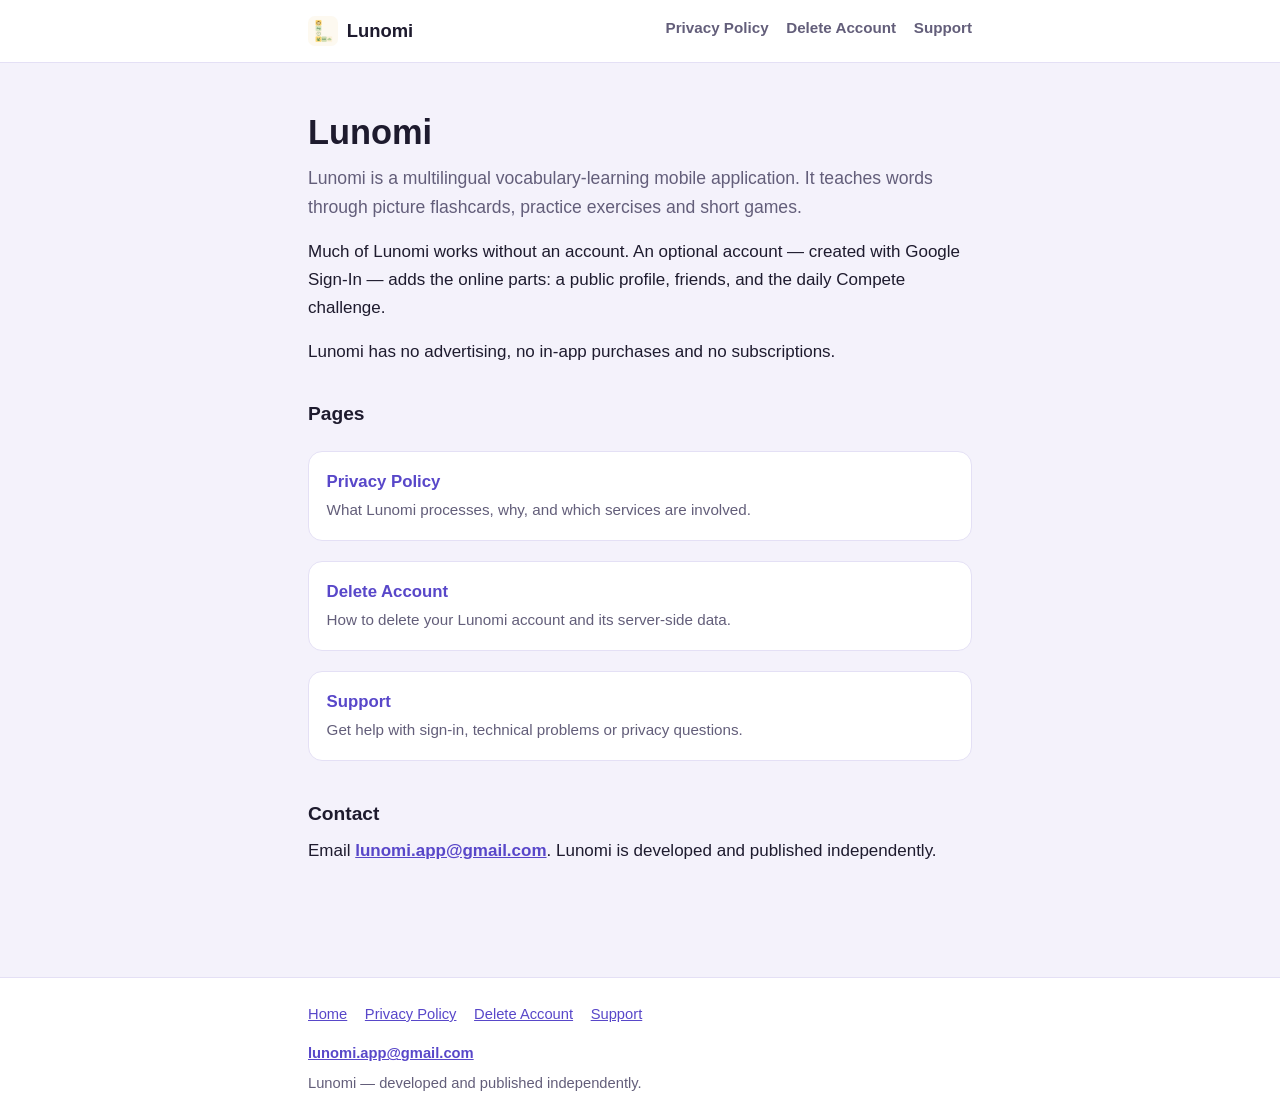
<file: index.html>
<!DOCTYPE html>
<html lang="en">
<head>
<meta charset="utf-8">
<meta name="viewport" content="width=device-width, initial-scale=1">
<title>Lunomi</title>
<meta name="description" content="Lunomi is a multilingual vocabulary-learning app. Privacy policy, account deletion and support.">
<!-- Relative, so every page works under a GitHub Pages project subpath. -->
<link rel="stylesheet" href="styles.css">
<link rel="icon" href="icon.png">
<link rel="apple-touch-icon" href="icon.png">
</head>
<body>
<a class="skip" href="#main">Skip to content</a>

<header>
  <div class="wrap bar">
    <a class="brand" href="./">
<img class="mark" src="icon.png" alt="" width="30" height="30">
      Lunomi
    </a>
    <nav aria-label="Main">
      <ul>
        <li><a href="privacy/">Privacy Policy</a></li>
        <li><a href="delete-account/">Delete Account</a></li>
        <li><a href="support/">Support</a></li>
      </ul>
    </nav>
  </div>
</header>

<main id="main">
  <div class="wrap">
    <h1>Lunomi</h1>
    <p class="lede">
      Lunomi is a multilingual vocabulary-learning mobile application. It teaches
      words through picture flashcards, practice exercises and short games.
    </p>

    <p>
      Much of Lunomi works without an account. An optional account &mdash; created
      with Google Sign-In &mdash; adds the online parts: a public profile, friends,
      and the daily Compete challenge.
    </p>

    <p>
      Lunomi has no advertising, no in-app purchases and no subscriptions.
    </p>

    <h2>Pages</h2>
    <ul class="links">
      <li>
        <a href="privacy/">
          <strong>Privacy Policy</strong>
          <span>What Lunomi processes, why, and which services are involved.</span>
        </a>
      </li>
      <li>
        <a href="delete-account/">
          <strong>Delete Account</strong>
          <span>How to delete your Lunomi account and its server-side data.</span>
        </a>
      </li>
      <li>
        <a href="support/">
          <strong>Support</strong>
          <span>Get help with sign-in, technical problems or privacy questions.</span>
        </a>
      </li>
    </ul>

    <h2>Contact</h2>
    <p>
      Email <a class="email" href="mailto:lunomi.app@gmail.com">lunomi.app@gmail.com</a>.
      Lunomi is developed and published independently.
    </p>
  </div>
</main>

<footer>
  <div class="wrap">
    <ul>
      <li><a href="./">Home</a></li>
      <li><a href="privacy/">Privacy Policy</a></li>
      <li><a href="delete-account/">Delete Account</a></li>
      <li><a href="support/">Support</a></li>
    </ul>
    <p><a class="email" href="mailto:lunomi.app@gmail.com">lunomi.app@gmail.com</a></p>
    <p>Lunomi &mdash; developed and published independently.</p>
  </div>
</footer>

</body>
</html>
</file>
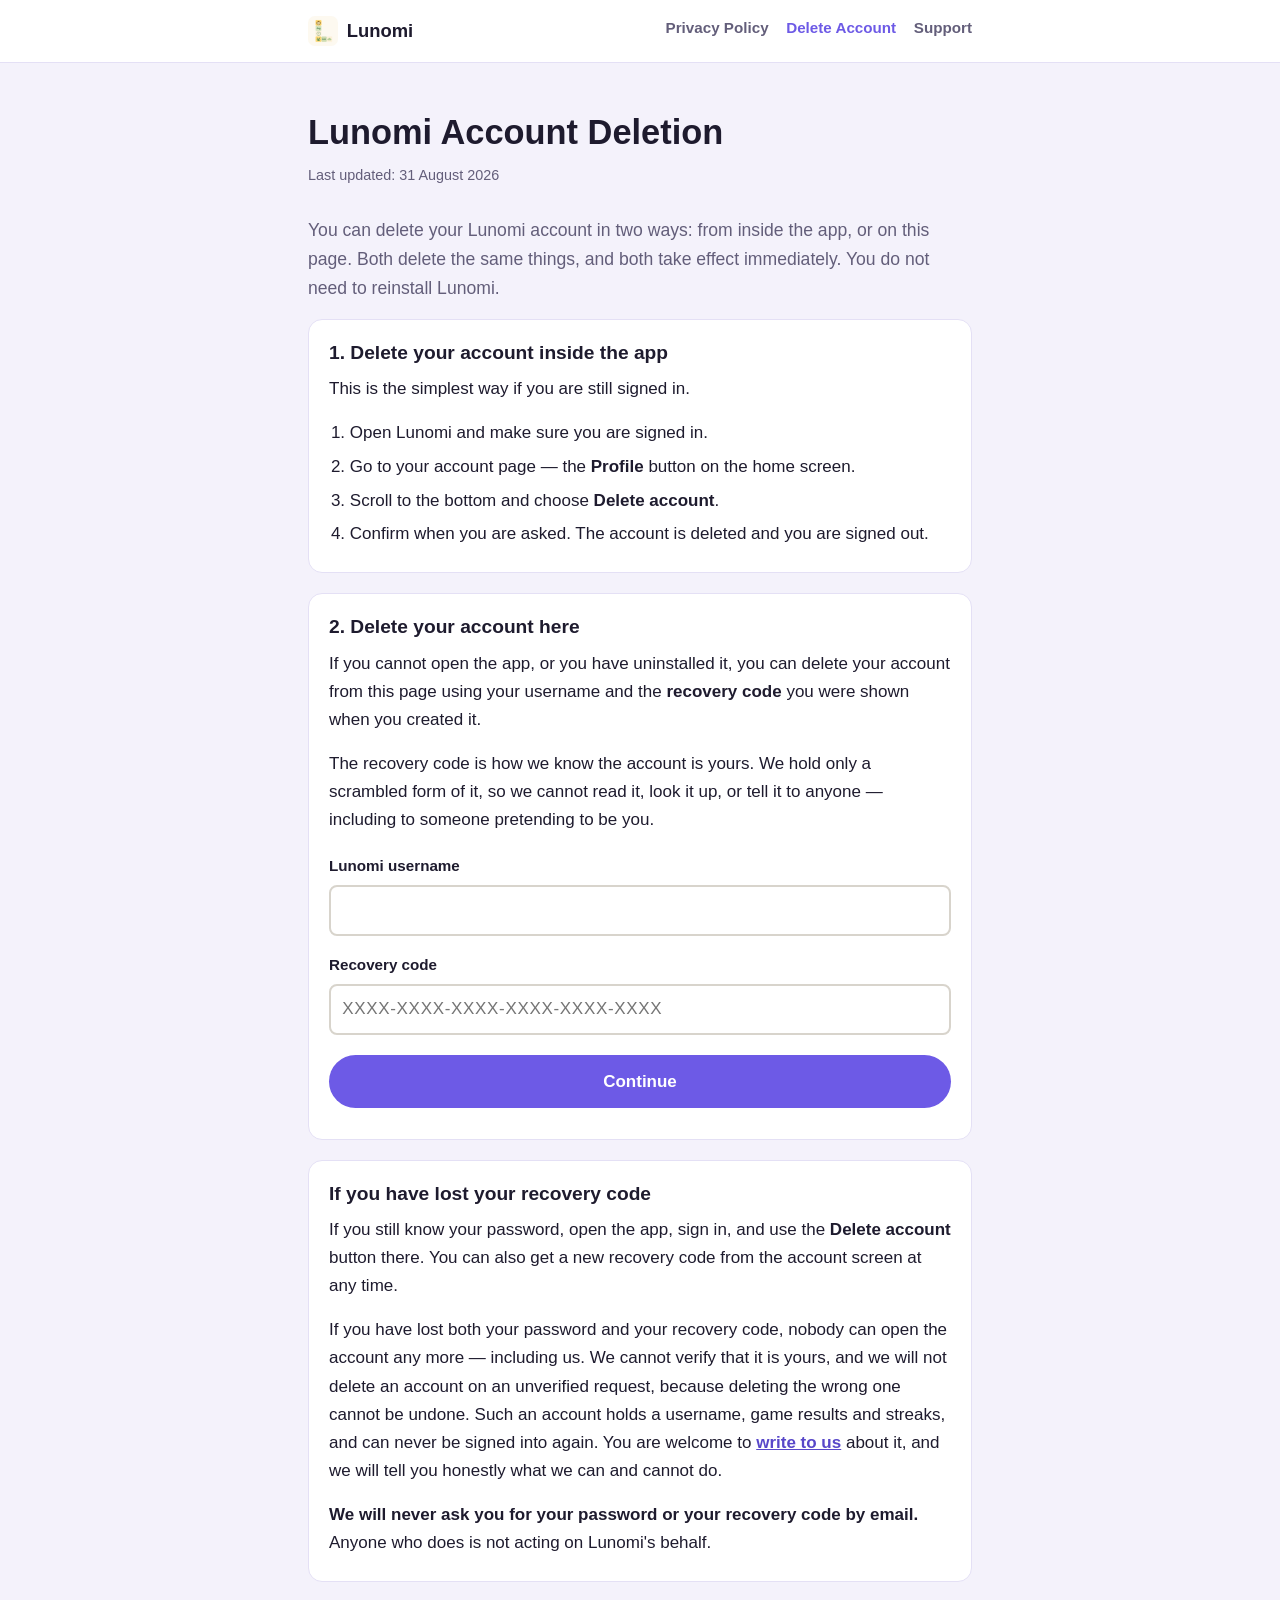
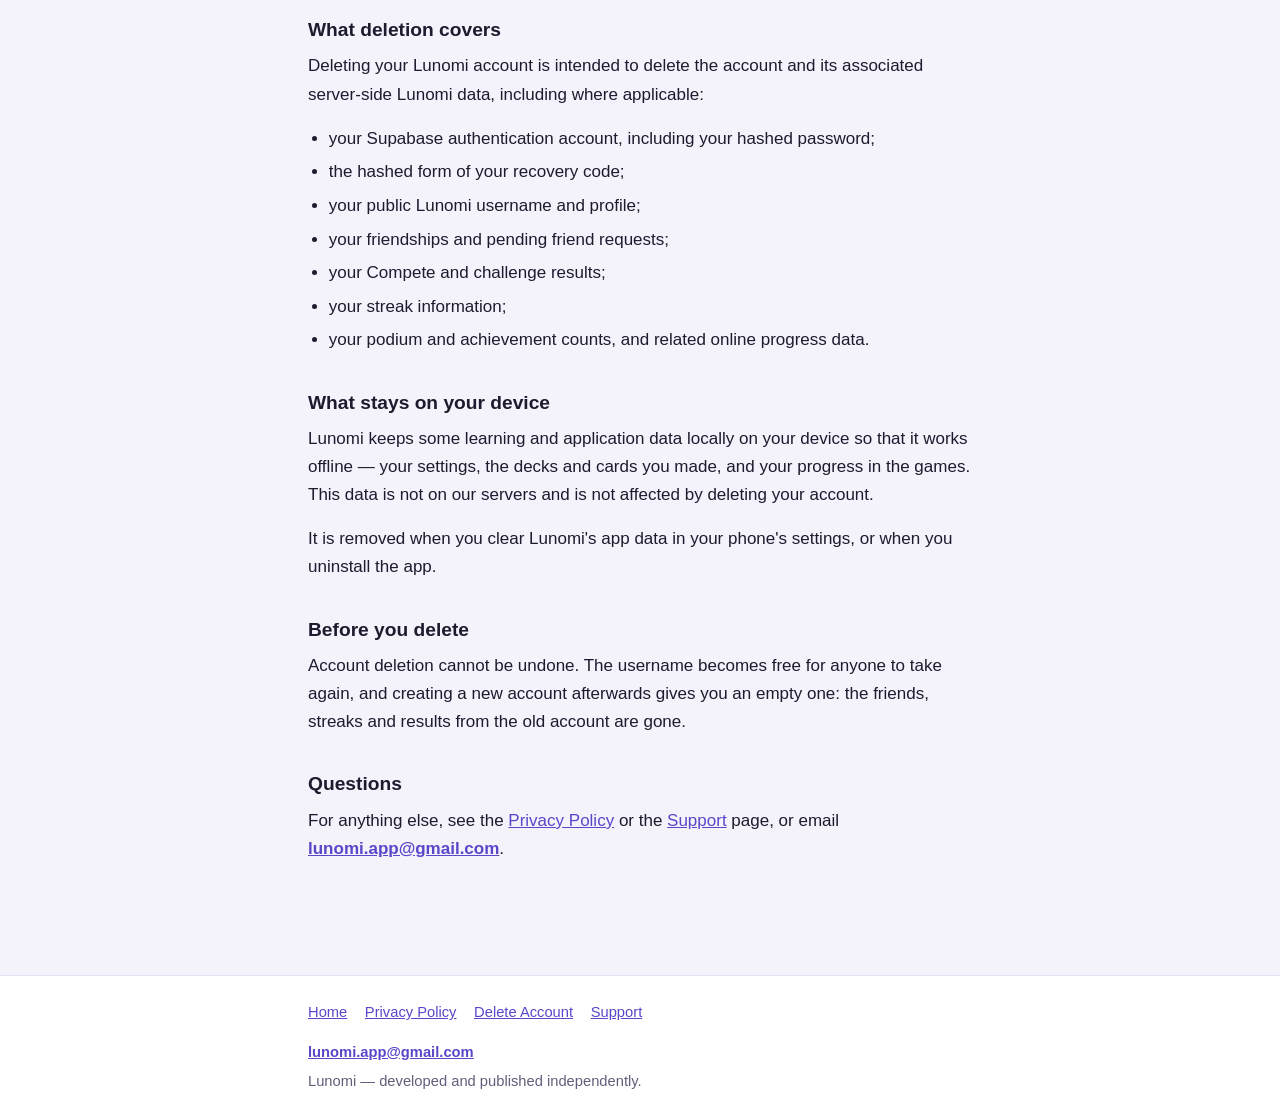
<file: delete-account/index.html>
<!DOCTYPE html>
<html lang="en">
<head>
<meta charset="utf-8">
<meta name="viewport" content="width=device-width, initial-scale=1">
<title>Lunomi Account Deletion</title>
<meta name="description" content="How to delete your Lunomi account and its server-side data, inside the app or by email.">
<link rel="stylesheet" href="../styles.css">
<link rel="icon" href="../icon.png">
<link rel="apple-touch-icon" href="../icon.png">
</head>
<body>
<a class="skip" href="#main">Skip to content</a>

<header>
  <div class="wrap bar">
    <a class="brand" href="../">
<img class="mark" src="../icon.png" alt="" width="30" height="30">
      Lunomi
    </a>
    <nav aria-label="Main">
      <ul>
        <li><a href="../privacy/">Privacy Policy</a></li>
        <li><a href="./" aria-current="page">Delete Account</a></li>
        <li><a href="../support/">Support</a></li>
      </ul>
    </nav>
  </div>
</header>

<main id="main">
  <div class="wrap">
    <h1>Lunomi Account Deletion</h1>
    <p class="updated">Last updated: 31 August 2026</p>

    <p class="lede">
      You can delete your Lunomi account in two ways: from inside the app, or on
      this page. Both delete the same things, and both take effect immediately.
      You do not need to reinstall Lunomi.
    </p>

    <div class="card">
      <h2>1. Delete your account inside the app</h2>
      <p>This is the simplest way if you are still signed in.</p>
      <ol>
        <li>Open Lunomi and make sure you are signed in.</li>
        <li>Go to your account page &mdash; the <strong>Profile</strong> button on the home screen.</li>
        <li>Scroll to the bottom and choose <strong>Delete account</strong>.</li>
        <li>Confirm when you are asked. The account is deleted and you are signed out.</li>
      </ol>
    </div>

    <div class="card">
      <h2>2. Delete your account here</h2>
      <p>
        If you cannot open the app, or you have uninstalled it, you can delete
        your account from this page using your username and the
        <strong>recovery code</strong> you were shown when you created it.
      </p>
      <p>
        The recovery code is how we know the account is yours. We hold only a
        scrambled form of it, so we cannot read it, look it up, or tell it to
        anyone &mdash; including to someone pretending to be you.
      </p>

      <form id="deletion-form" autocomplete="off">
        <label for="username">Lunomi username</label>
        <input id="username" name="username" type="text" inputmode="text"
               autocapitalize="none" autocorrect="off" spellcheck="false"
               maxlength="20" required>

        <label for="code">Recovery code</label>
        <input id="code" name="code" type="text" inputmode="text"
               autocapitalize="characters" autocorrect="off" spellcheck="false"
               placeholder="XXXX-XXXX-XXXX-XXXX-XXXX-XXXX" maxlength="48" required>

        <button class="button" type="submit" id="submit">Continue</button>
      </form>

      <div id="confirm" hidden>
        <p class="warn">
          <strong>This deletes your Lunomi account permanently and cannot be
          undone.</strong>
        </p>
        <p>
          Your username becomes free for anyone else to take, and your friends,
          streaks, Compete results and medals are removed. Learning data saved
          only on your own device is not affected.
        </p>
        <p>
          <button class="button danger" type="button" id="really">Yes, delete my account</button>
          <button class="button quiet" type="button" id="cancel">Cancel</button>
        </p>
      </div>

      <div id="done" hidden>
        <p class="good"><strong>Your account has been deleted.</strong></p>
        <p>
          There is nothing left for us to remove. If Lunomi is still installed,
          you can keep using Learn and Play without an account, or create a new
          account at any time.
        </p>
      </div>

      <p id="problem" class="warn" hidden></p>
    </div>

    <div class="card">
      <h2>If you have lost your recovery code</h2>
      <p>
        If you still know your password, open the app, sign in, and use the
        <strong>Delete account</strong> button there. You can also get a new
        recovery code from the account screen at any time.
      </p>
      <p>
        If you have lost both your password and your recovery code, nobody can
        open the account any more &mdash; including us. We cannot verify that it
        is yours, and we will not delete an account on an unverified request,
        because deleting the wrong one cannot be undone. Such an account holds a
        username, game results and streaks, and can never be signed into again.
        You are welcome to
        <a class="email" href="mailto:lunomi.app@gmail.com">write to us</a>
        about it, and we will tell you honestly what we can and cannot do.
      </p>
      <p>
        <strong>We will never ask you for your password or your recovery code by
        email.</strong> Anyone who does is not acting on Lunomi's behalf.
      </p>
    </div>

    <h2>What deletion covers</h2>
    <p>
      Deleting your Lunomi account is intended to delete the account and its
      associated server-side Lunomi data, including where applicable:
    </p>
    <ul>
      <li>your Supabase authentication account, including your hashed
          password;</li>
      <li>the hashed form of your recovery code;</li>
      <li>your public Lunomi username and profile;</li>
      <li>your friendships and pending friend requests;</li>
      <li>your Compete and challenge results;</li>
      <li>your streak information;</li>
      <li>your podium and achievement counts, and related online progress data.</li>
    </ul>

    <h2>What stays on your device</h2>
    <p>
      Lunomi keeps some learning and application data locally on your device so
      that it works offline &mdash; your settings, the decks and cards you made,
      and your progress in the games. This data is not on our servers and is not
      affected by deleting your account.
    </p>
    <p>
      It is removed when you clear Lunomi's app data in your phone's settings, or
      when you uninstall the app.
    </p>

    <h2>Before you delete</h2>
    <p>
      Account deletion cannot be undone. The username becomes free for anyone to
      take again, and creating a new account afterwards gives you an empty one:
      the friends, streaks and results from the old account are gone.
    </p>

    <h2>Questions</h2>
    <p>
      For anything else, see the
      <a href="../privacy/">Privacy Policy</a> or the
      <a href="../support/">Support</a> page, or email
      <a class="email" href="mailto:lunomi.app@gmail.com">lunomi.app@gmail.com</a>.
    </p>
  </div>
</main>

<script>
/*
 * Deleting an account from a static page.
 *
 * The page holds the project URL and the publishable key, which are public by
 * design: what they may do is decided by row-level security on the server, not
 * by keeping them secret. The key that can actually delete anybody lives in the
 * Edge Function and is never sent here.
 *
 * The recovery code is posted over HTTPS and nowhere else. It is not put in the
 * URL, not stored, and not logged -- a code in a query string would end up in
 * browser history and in every proxy along the way.
 */
(function () {
  var URL_BASE = 'https://diehrbcdfycquclkzmfi.supabase.co';
  var PUBLISHABLE = 'sb_publishable_De-fByXHfDOtUXY3s6hkFg_FZ-U84jr';

  var form = document.getElementById('deletion-form');
  var confirmBox = document.getElementById('confirm');
  var done = document.getElementById('done');
  var problem = document.getElementById('problem');
  var really = document.getElementById('really');
  var cancel = document.getElementById('cancel');

  function say(text) {
    problem.textContent = text;
    problem.hidden = !text;
  }

  /* Crockford base 32: no I, L, O or U, and the first three are aliases. */
  function normalise(value) {
    return value.replace(/[^A-Za-z0-9]/g, '').toUpperCase()
      .replace(/[ILO]/g, function (c) { return c === 'O' ? '0' : '1'; });
  }

  form.addEventListener('submit', function (event) {
    event.preventDefault();
    say('');
    var username = document.getElementById('username').value.trim().toLowerCase();
    var code = normalise(document.getElementById('code').value);
    if (!/^[a-z0-9_]{3,20}$/.test(username)) {
      return say('That does not look like a Lunomi username.');
    }
    if (!/^[0-9A-HJKMNP-TV-Z]{24}$/.test(code)) {
      return say('A recovery code is 24 characters, usually shown in six groups of four.');
    }
    /* Asked again before anything is destroyed, and named plainly. */
    form.hidden = true;
    confirmBox.hidden = false;
  });

  cancel.addEventListener('click', function () {
    confirmBox.hidden = true;
    form.hidden = false;
    say('');
  });

  really.addEventListener('click', function () {
    var username = document.getElementById('username').value.trim().toLowerCase();
    var code = normalise(document.getElementById('code').value);
    really.disabled = true;
    really.textContent = 'Deleting…';
    say('');

    fetch(URL_BASE + '/functions/v1/delete-account', {
      method: 'POST',
      headers: {
        'content-type': 'application/json',
        apikey: PUBLISHABLE,
        authorization: 'Bearer ' + PUBLISHABLE
      },
      body: JSON.stringify({ username: username, code: code })
    }).then(function (response) {
      if (response.ok) {
        confirmBox.hidden = true;
        done.hidden = false;
        return;
      }
      confirmBox.hidden = true;
      form.hidden = false;
      really.disabled = false;
      really.textContent = 'Yes, delete my account';
      if (response.status === 429) {
        return say('Too many attempts. Please wait a little and try again.');
      }
      /* A fault on our side is not a wrong code, and must not be reported as
         one: saying somebody's credential is wrong is a claim about them. */
      if (response.status >= 500) {
        return say('Something went wrong at our end. Nothing was deleted. Please try again shortly.');
      }
      /* One message, whichever half was wrong: the server does not tell us
         which, and we would not repeat it if it did. */
      say('That username or recovery code is not right. Check both and try again.');
    }).catch(function () {
      confirmBox.hidden = true;
      form.hidden = false;
      really.disabled = false;
      really.textContent = 'Yes, delete my account';
      say('Could not reach Lunomi. Check your connection and try again.');
    });
  });
})();
</script>

<footer>
  <div class="wrap">
    <ul>
      <li><a href="../">Home</a></li>
      <li><a href="../privacy/">Privacy Policy</a></li>
      <li><a href="./">Delete Account</a></li>
      <li><a href="../support/">Support</a></li>
    </ul>
    <p><a class="email" href="mailto:lunomi.app@gmail.com">lunomi.app@gmail.com</a></p>
    <p>Lunomi &mdash; developed and published independently.</p>
  </div>
</footer>

</body>
</html>
</file>
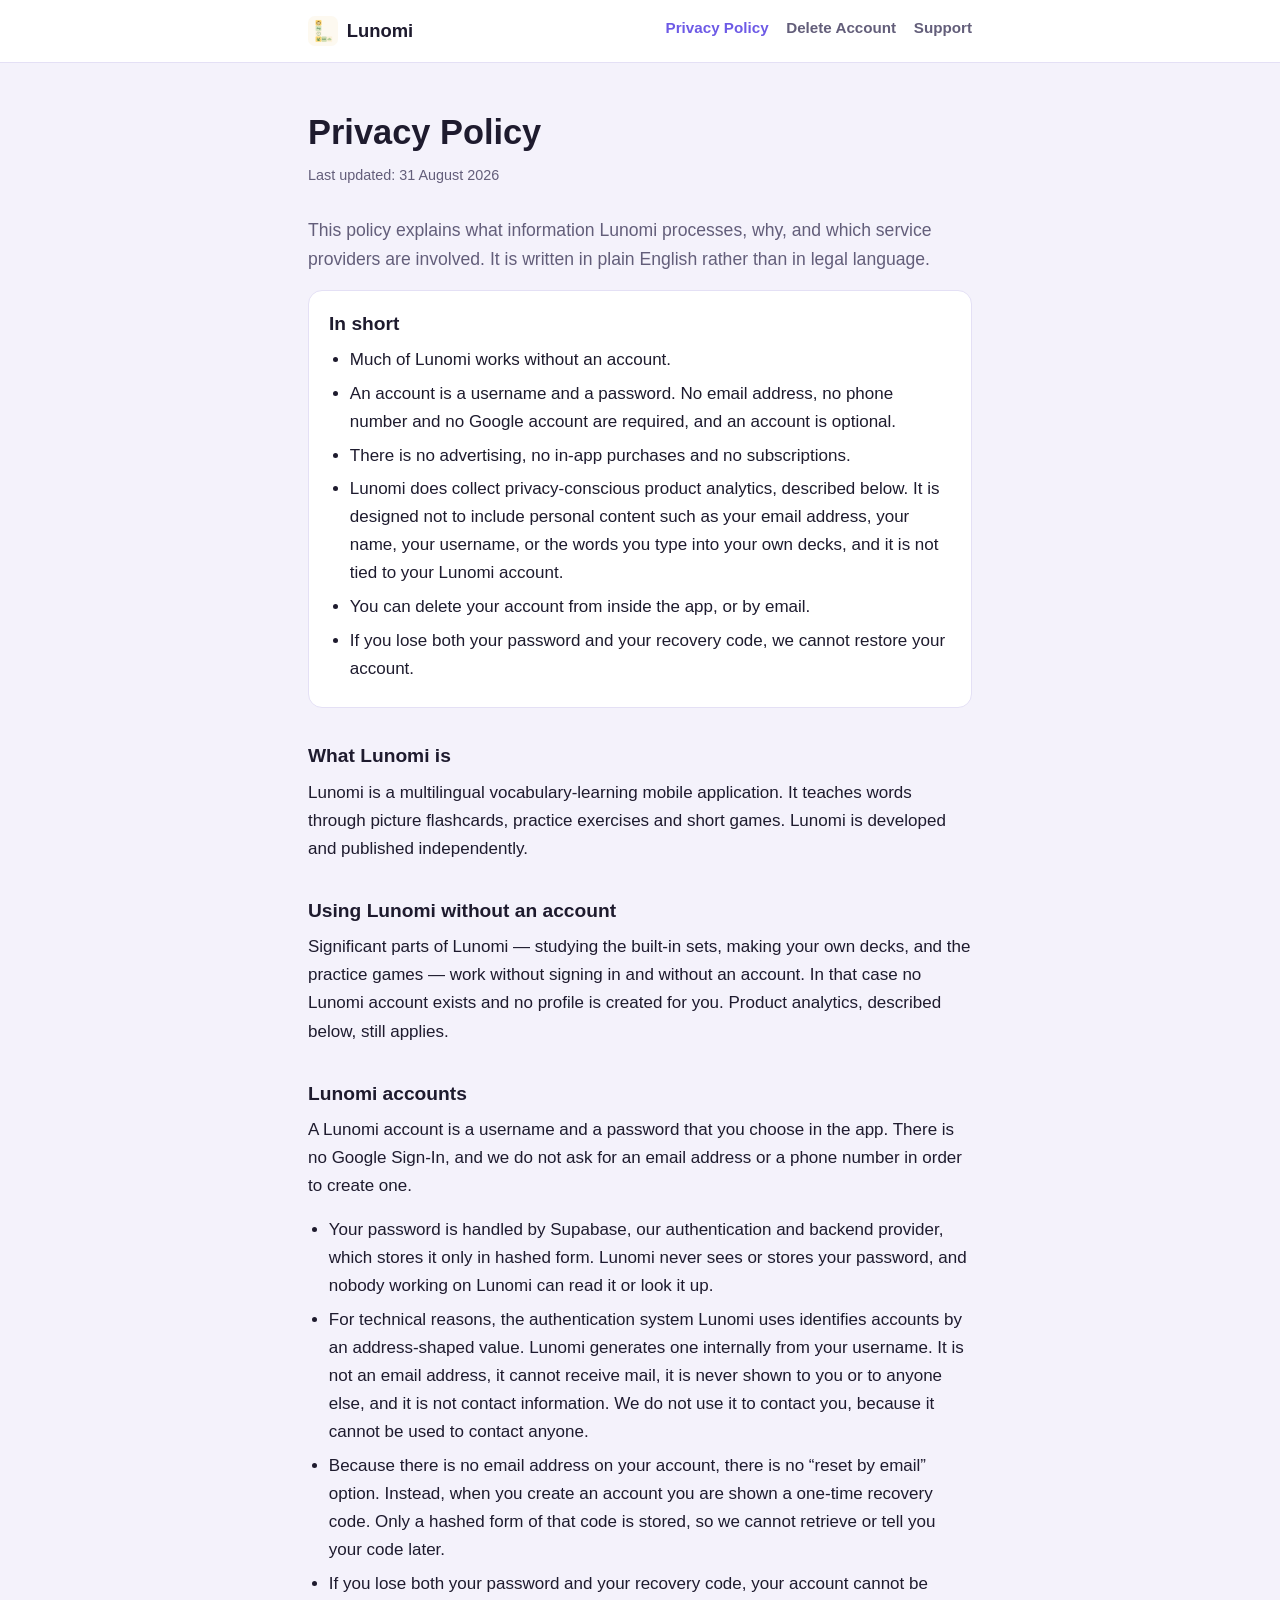
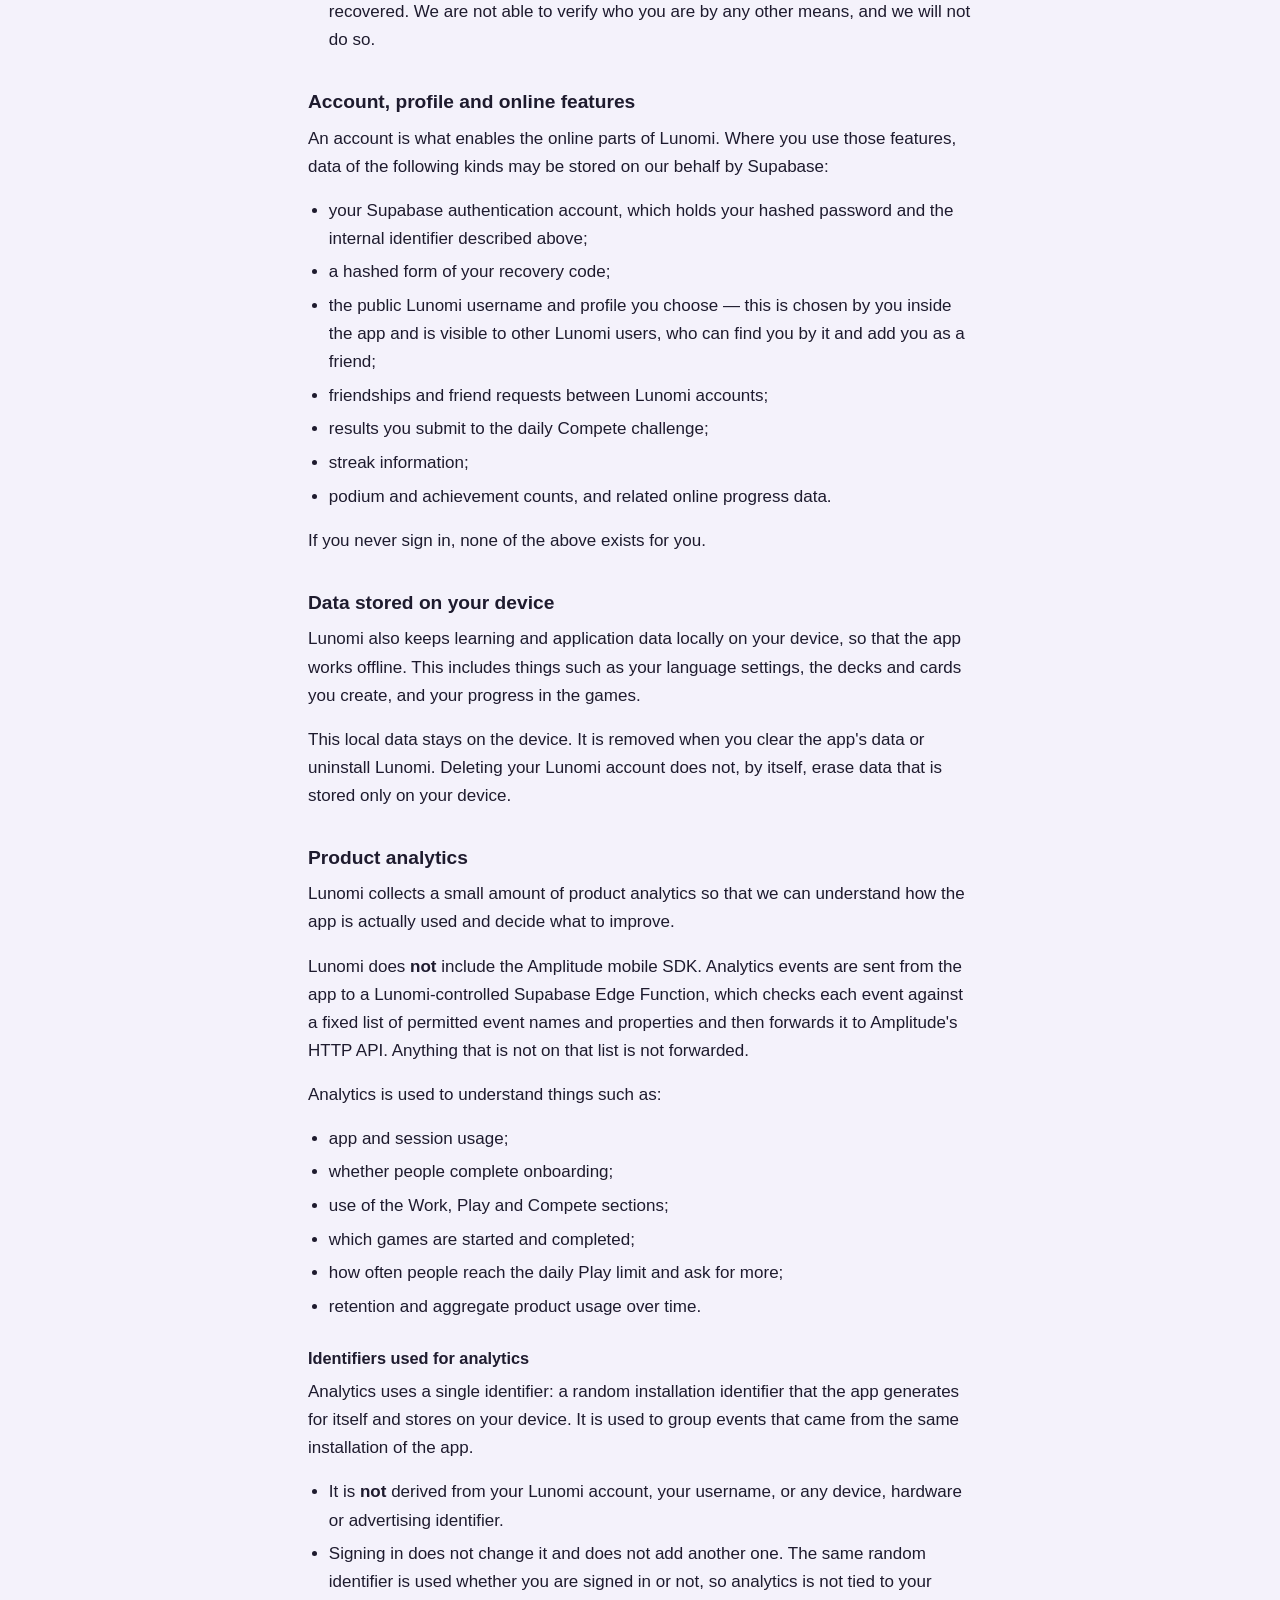
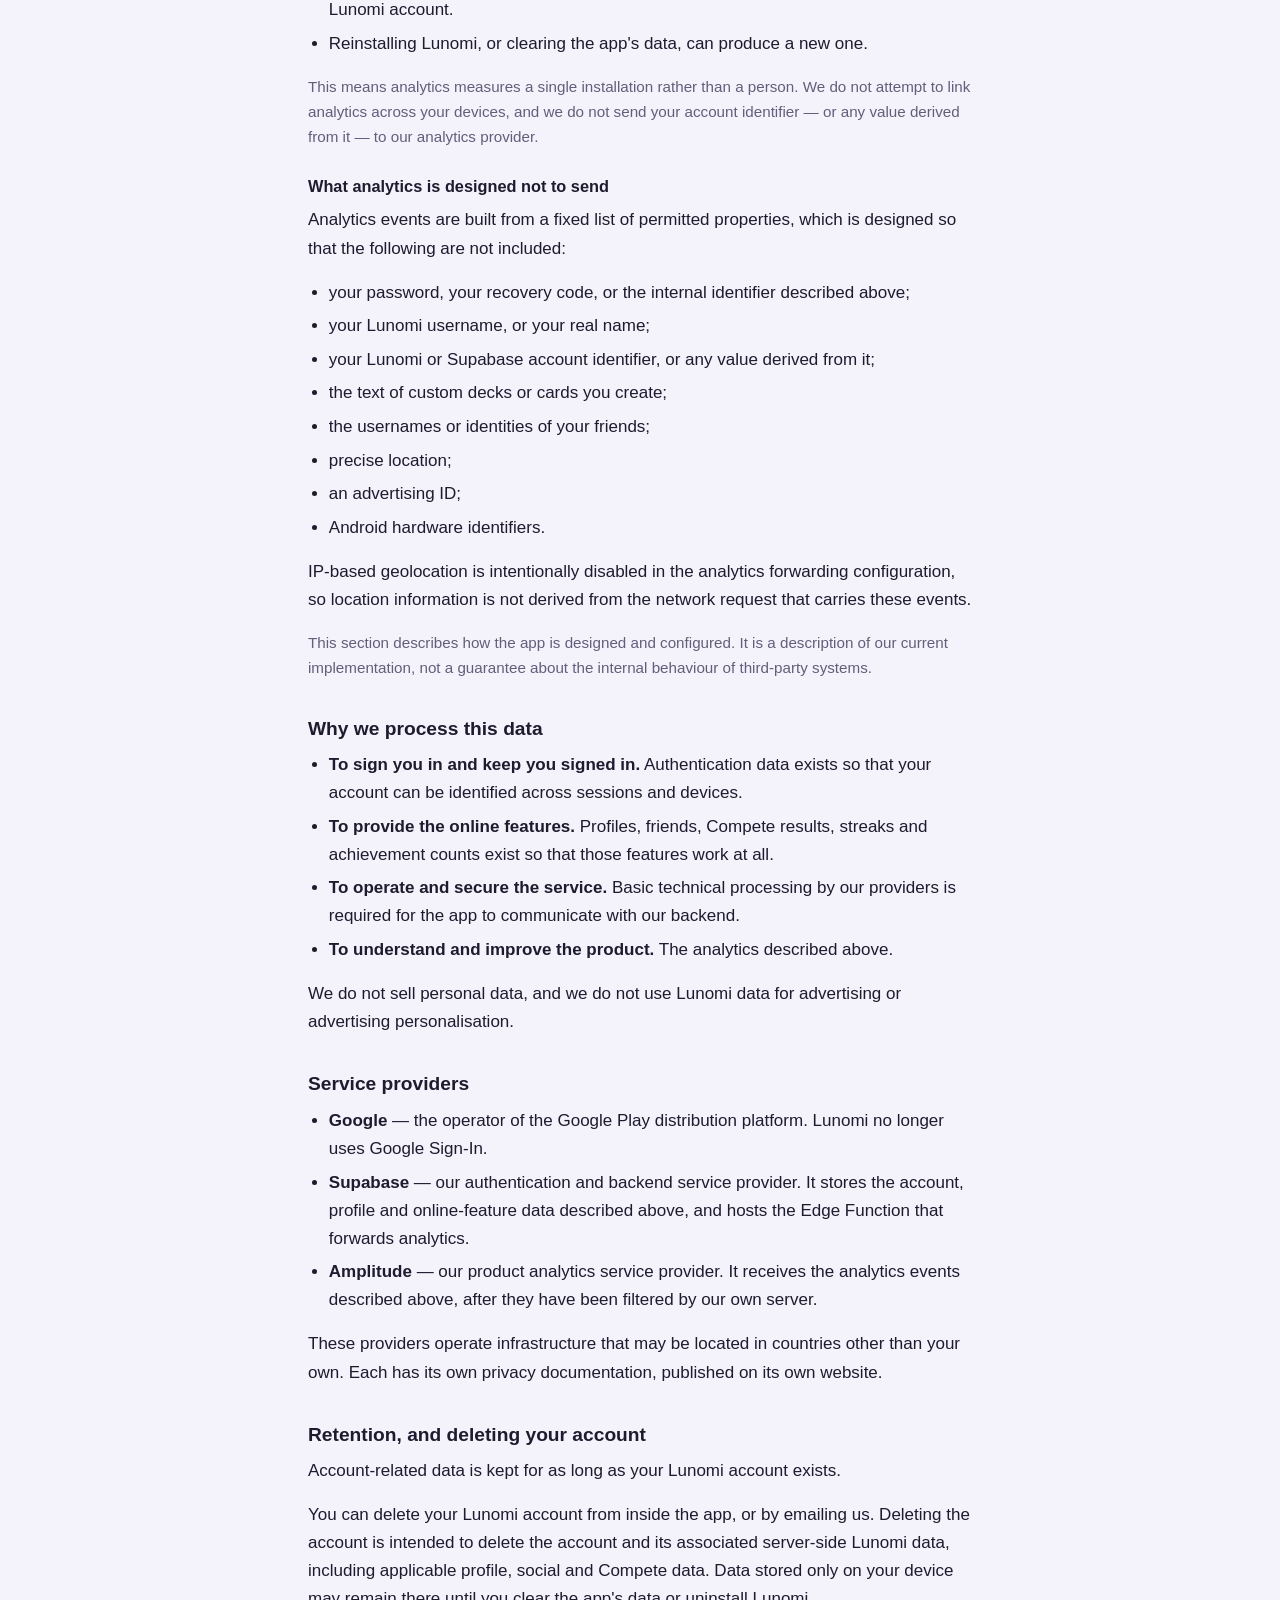
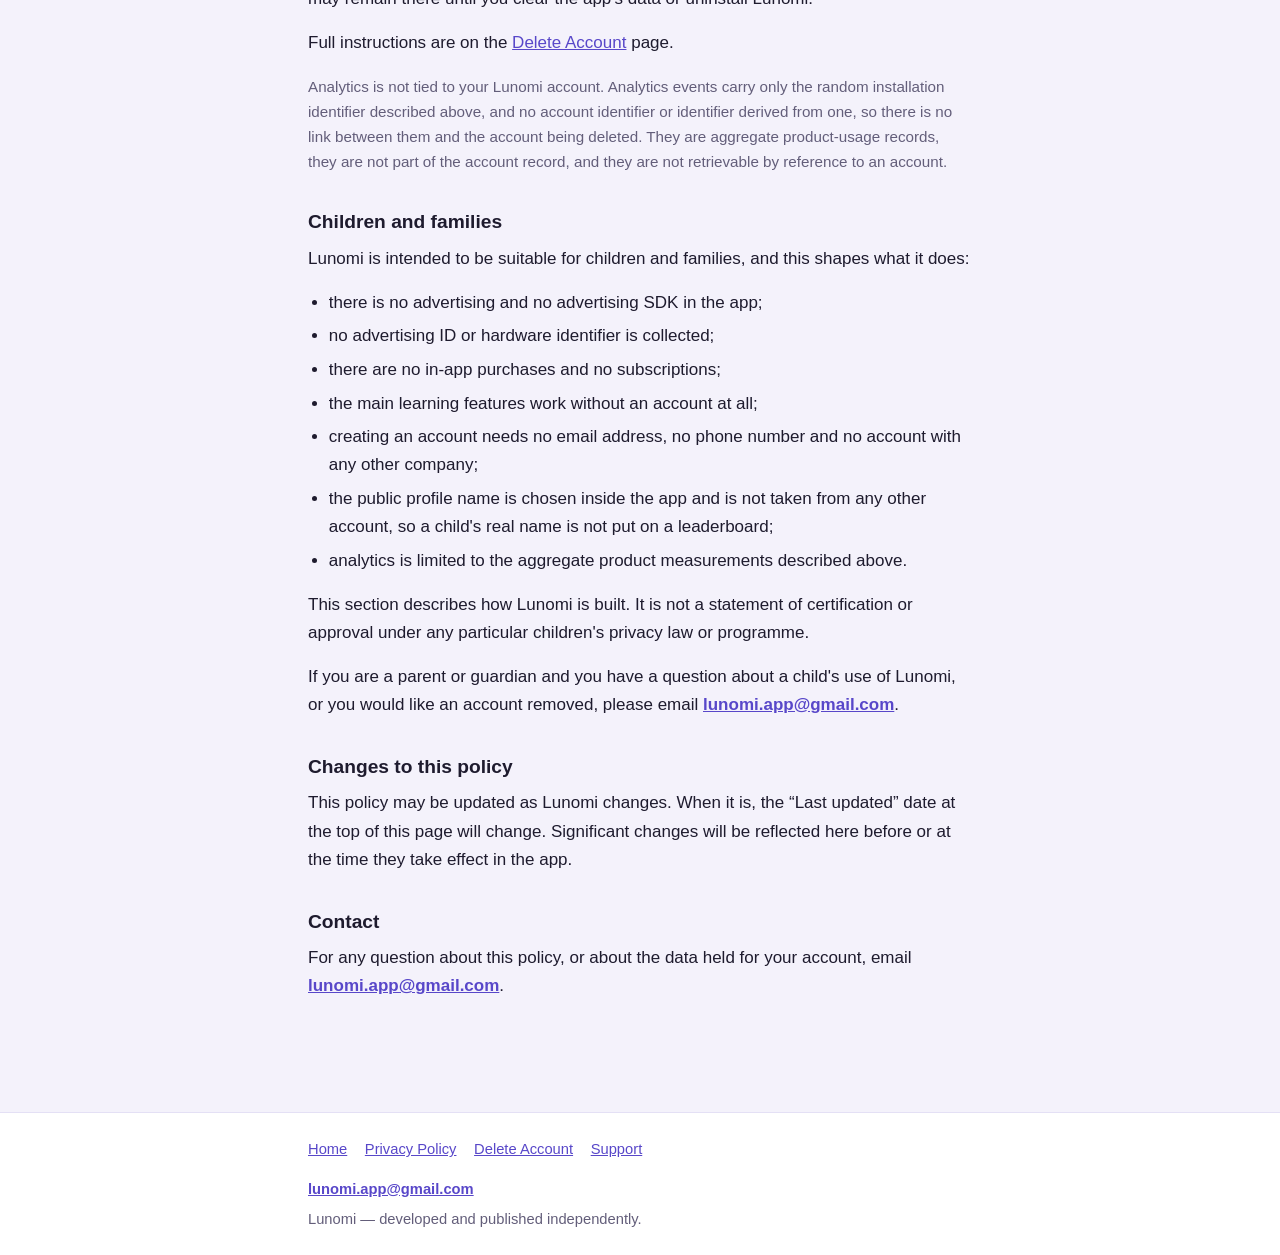
<file: privacy/index.html>
<!DOCTYPE html>
<html lang="en">
<head>
<meta charset="utf-8">
<meta name="viewport" content="width=device-width, initial-scale=1">
<title>Privacy Policy &mdash; Lunomi</title>
<meta name="description" content="How Lunomi handles account data, local app data and product analytics.">
<link rel="stylesheet" href="../styles.css">
<link rel="icon" href="../icon.png">
<link rel="apple-touch-icon" href="../icon.png">
</head>
<body>
<a class="skip" href="#main">Skip to content</a>

<header>
  <div class="wrap bar">
    <a class="brand" href="../">
<img class="mark" src="../icon.png" alt="" width="30" height="30">
      Lunomi
    </a>
    <nav aria-label="Main">
      <ul>
        <li><a href="./" aria-current="page">Privacy Policy</a></li>
        <li><a href="../delete-account/">Delete Account</a></li>
        <li><a href="../support/">Support</a></li>
      </ul>
    </nav>
  </div>
</header>

<main id="main">
  <div class="wrap">
    <h1>Privacy Policy</h1>
    <p class="updated">Last updated: 31 August 2026</p>

    <p class="lede">
      This policy explains what information Lunomi processes, why, and which
      service providers are involved. It is written in plain English rather than
      in legal language.
    </p>

    <div class="card">
      <h2>In short</h2>
      <ul>
        <li>Much of Lunomi works without an account.</li>
        <li>An account is a username and a password. No email address, no phone
            number and no Google account are required, and an account is optional.</li>
        <li>There is no advertising, no in-app purchases and no subscriptions.</li>
        <li>
          Lunomi does collect privacy-conscious product analytics, described
          below. It is designed not to include personal content such as your
          email address, your name, your username, or the words you type into
          your own decks, and it is not tied to your Lunomi account.
        </li>
        <li>You can delete your account from inside the app, or by email.</li>
        <li>If you lose both your password and your recovery code, we cannot
            restore your account.</li>
      </ul>
    </div>

    <h2>What Lunomi is</h2>
    <p>
      Lunomi is a multilingual vocabulary-learning mobile application. It teaches
      words through picture flashcards, practice exercises and short games.
      Lunomi is developed and published independently.
    </p>

    <h2>Using Lunomi without an account</h2>
    <p>
      Significant parts of Lunomi &mdash; studying the built-in sets, making your
      own decks, and the practice games &mdash; work without signing in and
      without an account. In that case no Lunomi account exists and no profile is
      created for you. Product analytics, described below, still applies.
    </p>

    <h2>Lunomi accounts</h2>
    <p>
      A Lunomi account is a username and a password that you choose in the app.
      There is no Google Sign-In, and we do not ask for an email address or a
      phone number in order to create one.
    </p>
    <ul>
      <li>
        Your password is handled by Supabase, our authentication and backend
        provider, which stores it only in hashed form. Lunomi never sees or
        stores your password, and nobody working on Lunomi can read it or look
        it up.
      </li>
      <li>
        For technical reasons, the authentication system Lunomi uses identifies
        accounts by an address-shaped value. Lunomi generates one internally
        from your username. It is not an email address, it cannot receive mail,
        it is never shown to you or to anyone else, and it is not contact
        information. We do not use it to contact you, because it cannot be used
        to contact anyone.
      </li>
      <li>
        Because there is no email address on your account, there is no
        &ldquo;reset by email&rdquo; option. Instead, when you create an account
        you are shown a one-time recovery code. Only a hashed form of that code
        is stored, so we cannot retrieve or tell you your code later.
      </li>
      <li>
        If you lose both your password and your recovery code, your account
        cannot be recovered. We are not able to verify who you are by any other
        means, and we will not do so.
      </li>
    </ul>

    <h2>Account, profile and online features</h2>
    <p>
      An account is what enables the online parts of Lunomi. Where you use those
      features, data of the following kinds may be stored on our behalf by
      Supabase:
    </p>
    <ul>
      <li>your Supabase authentication account, which holds your hashed
          password and the internal identifier described above;</li>
      <li>a hashed form of your recovery code;</li>
      <li>
        the public Lunomi username and profile you choose &mdash; this is chosen
        by you inside the app and is visible to other Lunomi users, who can find
        you by it and add you as a friend;
      </li>
      <li>friendships and friend requests between Lunomi accounts;</li>
      <li>results you submit to the daily Compete challenge;</li>
      <li>streak information;</li>
      <li>podium and achievement counts, and related online progress data.</li>
    </ul>
    <p>
      If you never sign in, none of the above exists for you.
    </p>

    <h2>Data stored on your device</h2>
    <p>
      Lunomi also keeps learning and application data locally on your device, so
      that the app works offline. This includes things such as your language
      settings, the decks and cards you create, and your progress in the games.
    </p>
    <p>
      This local data stays on the device. It is removed when you clear the app's
      data or uninstall Lunomi. Deleting your Lunomi account does not, by itself,
      erase data that is stored only on your device.
    </p>

    <h2>Product analytics</h2>
    <p>
      Lunomi collects a small amount of product analytics so that we can
      understand how the app is actually used and decide what to improve.
    </p>
    <p>
      Lunomi does <strong>not</strong> include the Amplitude mobile SDK. Analytics
      events are sent from the app to a Lunomi-controlled Supabase Edge Function,
      which checks each event against a fixed list of permitted event names and
      properties and then forwards it to Amplitude's HTTP API. Anything that is
      not on that list is not forwarded.
    </p>
    <p>Analytics is used to understand things such as:</p>
    <ul>
      <li>app and session usage;</li>
      <li>whether people complete onboarding;</li>
      <li>use of the Work, Play and Compete sections;</li>
      <li>which games are started and completed;</li>
      <li>how often people reach the daily Play limit and ask for more;</li>
      <li>retention and aggregate product usage over time.</li>
    </ul>

    <h3>Identifiers used for analytics</h3>
    <p>
      Analytics uses a single identifier: a random installation identifier that
      the app generates for itself and stores on your device. It is used to group
      events that came from the same installation of the app.
    </p>
    <ul>
      <li>
        It is <strong>not</strong> derived from your Lunomi account, your
        username, or any device, hardware or advertising
        identifier.
      </li>
      <li>
        Signing in does not change it and does not add another one. The same
        random identifier is used whether you are signed in or not, so analytics
        is not tied to your Lunomi account.
      </li>
      <li>
        Reinstalling Lunomi, or clearing the app's data, can produce a new one.
      </li>
    </ul>
    <p class="note">
      This means analytics measures a single installation rather than a person.
      We do not attempt to link analytics across your devices, and we do not send
      your account identifier &mdash; or any value derived from it &mdash; to our
      analytics provider.
    </p>

    <h3>What analytics is designed not to send</h3>
    <p>
      Analytics events are built from a fixed list of permitted properties, which
      is designed so that the following are not included:
    </p>
    <ul>
      <li>your password, your recovery code, or the internal identifier
          described above;</li>
      <li>your Lunomi username, or your real name;</li>
      <li>your Lunomi or Supabase account identifier, or any value derived from it;</li>
      <li>the text of custom decks or cards you create;</li>
      <li>the usernames or identities of your friends;</li>
      <li>precise location;</li>
      <li>an advertising ID;</li>
      <li>Android hardware identifiers.</li>
    </ul>
    <p>
      IP-based geolocation is intentionally disabled in the analytics forwarding
      configuration, so location information is not derived from the network
      request that carries these events.
    </p>
    <p class="note">
      This section describes how the app is designed and configured. It is a
      description of our current implementation, not a guarantee about the
      internal behaviour of third-party systems.
    </p>

    <h2>Why we process this data</h2>
    <ul>
      <li>
        <strong>To sign you in and keep you signed in.</strong> Authentication
        data exists so that your account can be identified across sessions and
        devices.
      </li>
      <li>
        <strong>To provide the online features.</strong> Profiles, friends,
        Compete results, streaks and achievement counts exist so that those
        features work at all.
      </li>
      <li>
        <strong>To operate and secure the service.</strong> Basic technical
        processing by our providers is required for the app to communicate with
        our backend.
      </li>
      <li>
        <strong>To understand and improve the product.</strong> The analytics
        described above.
      </li>
    </ul>
    <p>
      We do not sell personal data, and we do not use Lunomi data for advertising
      or advertising personalisation.
    </p>

    <h2>Service providers</h2>
    <ul>
      <li>
        <strong>Google</strong> &mdash; the operator of the Google Play
        distribution platform. Lunomi no longer uses Google Sign-In.
      </li>
      <li>
        <strong>Supabase</strong> &mdash; our authentication and backend service
        provider. It stores the account, profile and online-feature data
        described above, and hosts the Edge Function that forwards analytics.
      </li>
      <li>
        <strong>Amplitude</strong> &mdash; our product analytics service
        provider. It receives the analytics events described above, after they
        have been filtered by our own server.
      </li>
    </ul>
    <p>
      These providers operate infrastructure that may be located in countries
      other than your own. Each has its own privacy documentation, published on
      its own website.
    </p>

    <h2>Retention, and deleting your account</h2>
    <p>
      Account-related data is kept for as long as your Lunomi account exists.
    </p>
    <p>
      You can delete your Lunomi account from inside the app, or by emailing us.
      Deleting the account is intended to delete the account and its associated
      server-side Lunomi data, including applicable profile, social and Compete
      data. Data stored only on your device may remain there until you clear the
      app's data or uninstall Lunomi.
    </p>
    <p>
      Full instructions are on the
      <a href="../delete-account/">Delete Account</a> page.
    </p>
    <p class="note">
      Analytics is not tied to your Lunomi account. Analytics events carry only
      the random installation identifier described above, and no account
      identifier or identifier derived from one, so there is no link between them
      and the account being deleted. They are aggregate product-usage records,
      they are not part of the account record, and they are not retrievable by
      reference to an account.
    </p>

    <h2>Children and families</h2>
    <p>
      Lunomi is intended to be suitable for children and families, and this
      shapes what it does:
    </p>
    <ul>
      <li>there is no advertising and no advertising SDK in the app;</li>
      <li>no advertising ID or hardware identifier is collected;</li>
      <li>there are no in-app purchases and no subscriptions;</li>
      <li>the main learning features work without an account at all;</li>
      <li>
        creating an account needs no email address, no phone number and no
        account with any other company;
      </li>
      <li>
        the public profile name is chosen inside the app and is not taken from
        any other account, so a child's real name is not put on a leaderboard;
      </li>
      <li>
        analytics is limited to the aggregate product measurements described
        above.
      </li>
    </ul>
    <p>
      This section describes how Lunomi is built. It is not a statement of
      certification or approval under any particular children's privacy law or
      programme.
    </p>
    <p>
      If you are a parent or guardian and you have a question about a child's use
      of Lunomi, or you would like an account removed, please email
      <a class="email" href="mailto:lunomi.app@gmail.com">lunomi.app@gmail.com</a>.
    </p>

    <h2>Changes to this policy</h2>
    <p>
      This policy may be updated as Lunomi changes. When it is, the &ldquo;Last
      updated&rdquo; date at the top of this page will change. Significant
      changes will be reflected here before or at the time they take effect in
      the app.
    </p>

    <h2>Contact</h2>
    <p>
      For any question about this policy, or about the data held for your
      account, email
      <a class="email" href="mailto:lunomi.app@gmail.com">lunomi.app@gmail.com</a>.
    </p>
  </div>
</main>

<footer>
  <div class="wrap">
    <ul>
      <li><a href="../">Home</a></li>
      <li><a href="./">Privacy Policy</a></li>
      <li><a href="../delete-account/">Delete Account</a></li>
      <li><a href="../support/">Support</a></li>
    </ul>
    <p><a class="email" href="mailto:lunomi.app@gmail.com">lunomi.app@gmail.com</a></p>
    <p>Lunomi &mdash; developed and published independently.</p>
  </div>
</footer>

</body>
</html>
</file>
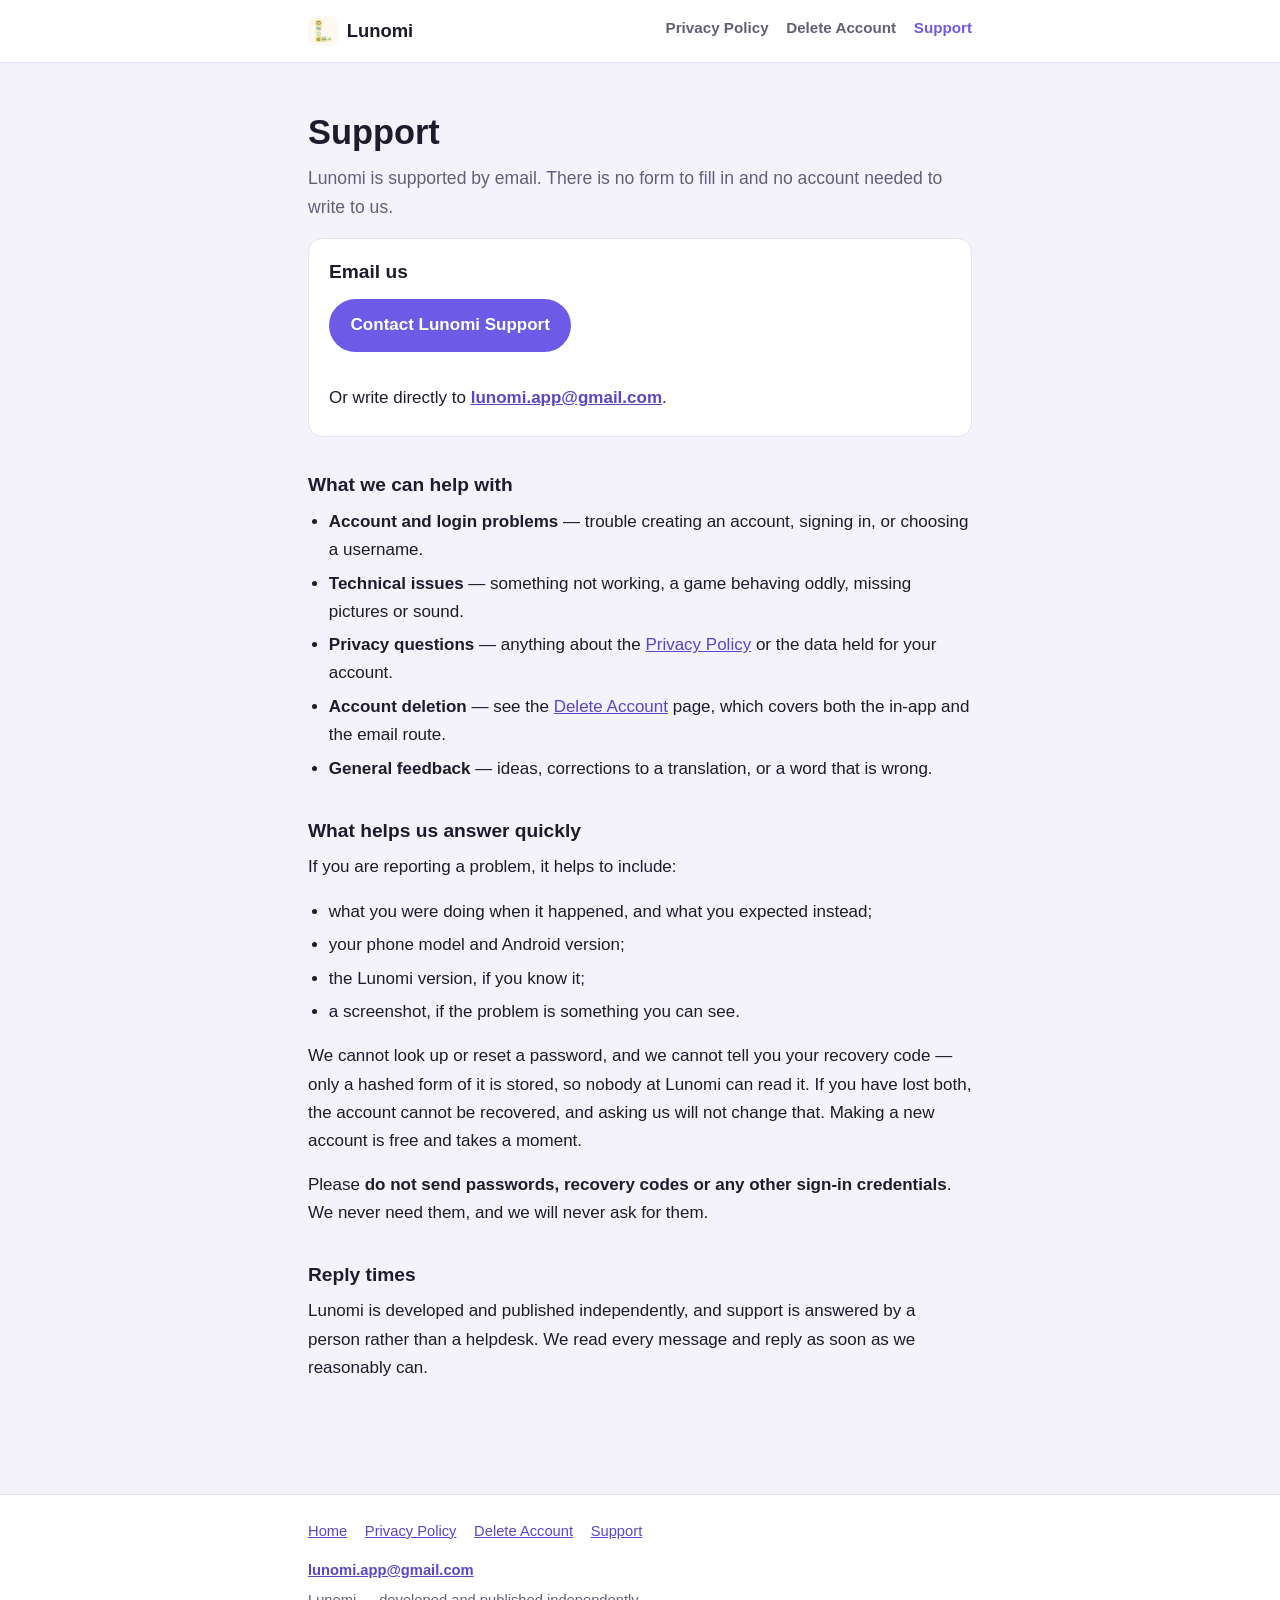
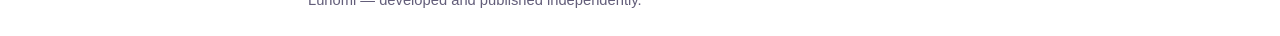
<file: support/index.html>
<!DOCTYPE html>
<html lang="en">
<head>
<meta charset="utf-8">
<meta name="viewport" content="width=device-width, initial-scale=1">
<title>Support &mdash; Lunomi</title>
<meta name="description" content="Get help with Lunomi: sign-in problems, technical issues, privacy questions, account deletion and feedback.">
<link rel="stylesheet" href="../styles.css">
<link rel="icon" href="../icon.png">
<link rel="apple-touch-icon" href="../icon.png">
</head>
<body>
<a class="skip" href="#main">Skip to content</a>

<header>
  <div class="wrap bar">
    <a class="brand" href="../">
<img class="mark" src="../icon.png" alt="" width="30" height="30">
      Lunomi
    </a>
    <nav aria-label="Main">
      <ul>
        <li><a href="../privacy/">Privacy Policy</a></li>
        <li><a href="../delete-account/">Delete Account</a></li>
        <li><a href="./" aria-current="page">Support</a></li>
      </ul>
    </nav>
  </div>
</header>

<main id="main">
  <div class="wrap">
    <h1>Support</h1>

    <p class="lede">
      Lunomi is supported by email. There is no form to fill in and no account
      needed to write to us.
    </p>

    <div class="card">
      <h2>Email us</h2>
      <p>
        <a class="button" href="mailto:lunomi.app@gmail.com?subject=Lunomi%20Support">Contact Lunomi Support</a>
      </p>
      <p>
        Or write directly to
        <a class="email" href="mailto:lunomi.app@gmail.com">lunomi.app@gmail.com</a>.
      </p>
    </div>

    <h2>What we can help with</h2>
    <ul>
      <li><strong>Account and login problems</strong> &mdash; trouble creating an account, signing in, or choosing a username.</li>
      <li><strong>Technical issues</strong> &mdash; something not working, a game behaving oddly, missing pictures or sound.</li>
      <li><strong>Privacy questions</strong> &mdash; anything about the <a href="../privacy/">Privacy Policy</a> or the data held for your account.</li>
      <li><strong>Account deletion</strong> &mdash; see the <a href="../delete-account/">Delete Account</a> page, which covers both the in-app and the email route.</li>
      <li><strong>General feedback</strong> &mdash; ideas, corrections to a translation, or a word that is wrong.</li>
    </ul>

    <h2>What helps us answer quickly</h2>
    <p>If you are reporting a problem, it helps to include:</p>
    <ul>
      <li>what you were doing when it happened, and what you expected instead;</li>
      <li>your phone model and Android version;</li>
      <li>the Lunomi version, if you know it;</li>
      <li>a screenshot, if the problem is something you can see.</li>
    </ul>
    <p>
      We cannot look up or reset a password, and we cannot tell you your
      recovery code &mdash; only a hashed form of it is stored, so nobody at
      Lunomi can read it. If you have lost both, the account cannot be
      recovered, and asking us will not change that. Making a new account is
      free and takes a moment.
    </p>
    <p>
      Please <strong>do not send passwords, recovery codes or any other
      sign-in credentials</strong>. We never need them, and we will never ask for
      them.
    </p>

    <h2>Reply times</h2>
    <p>
      Lunomi is developed and published independently, and support is answered by
      a person rather than a helpdesk. We read every message and reply as soon as
      we reasonably can.
    </p>
  </div>
</main>

<footer>
  <div class="wrap">
    <ul>
      <li><a href="../">Home</a></li>
      <li><a href="../privacy/">Privacy Policy</a></li>
      <li><a href="../delete-account/">Delete Account</a></li>
      <li><a href="./">Support</a></li>
    </ul>
    <p><a class="email" href="mailto:lunomi.app@gmail.com">lunomi.app@gmail.com</a></p>
    <p>Lunomi &mdash; developed and published independently.</p>
  </div>
</footer>

</body>
</html>
</file>
<file: styles.css>
/*
 * Lunomi's public pages.
 *
 * One stylesheet, no build step, no dependencies. The palette is the app's own
 * (constants/theme.ts in the Lunomi repository), so somebody arriving here from
 * the Play Store listing sees the same colours they saw on their phone.
 *
 * Everything is sized in rem and the layout is a single column, which is what
 * makes "mobile-friendly" true without a media query for it: the page is
 * already the shape of a phone, and a wide screen simply stops it growing.
 */

:root {
  --background: #f4f2fb;
  --surface: #ffffff;
  --text: #1e1b2e;
  --muted: #635e7a;
  --accent: #6d5ae6;
  --accent-dark: #5847c9;
  --accent-soft: #e7e3fb;
  --border: #e4e0f5;
  --radius: 14px;
  --measure: 44rem;
}

*,
*::before,
*::after {
  box-sizing: border-box;
}

html {
  /* Anchored headings do not hide under the header on a jump from the nav. */
  scroll-padding-top: 1.5rem;
}

body {
  margin: 0;
  background: var(--background);
  color: var(--text);
  /*
   * The reader's own system font. No web font is loaded, which keeps the site
   * to two requests and means nothing here can call out to another server.
   */
  font-family: -apple-system, BlinkMacSystemFont, "Segoe UI", Roboto, "Helvetica Neue",
    Arial, "Noto Sans", sans-serif;
  font-size: 17px;
  line-height: 1.65;
  -webkit-text-size-adjust: 100%;
}

/* ---------------------------------------------------------------- layout -- */

.wrap {
  width: 100%;
  max-width: var(--measure);
  margin: 0 auto;
  padding: 0 1.25rem;
}

main {
  padding: 2rem 0 3rem;
}

/* Somewhere for a keyboard to land before the navigation. */
.skip {
  position: absolute;
  left: -9999px;
  top: 0;
  background: var(--accent);
  color: #fff;
  padding: 0.6rem 1rem;
  border-radius: 0 0 var(--radius) 0;
  z-index: 2;
}

.skip:focus {
  left: 0;
}

/* ---------------------------------------------------------------- header -- */

header {
  background: var(--surface);
  border-bottom: 1px solid var(--border);
}

.bar {
  display: flex;
  flex-wrap: wrap;
  align-items: center;
  gap: 0.5rem 1.25rem;
  padding-top: 0.9rem;
  padding-bottom: 0.9rem;
}

.brand {
  display: inline-flex;
  align-items: center;
  gap: 0.55rem;
  font-size: 1.15rem;
  font-weight: 700;
  color: var(--text);
  text-decoration: none;
  margin-right: auto;
}

/*
 * The app's own icon, at the size a header wants it.
 *
 * Rounded the way Android and iOS round it on a home screen, so the mark here
 * is recognisably the thing somebody tapped to open Lunomi.
 */
.brand .mark {
  display: block;
  width: 30px;
  height: 30px;
  border-radius: 7px;
}

nav ul {
  display: flex;
  flex-wrap: wrap;
  gap: 0.35rem 1.1rem;
  margin: 0;
  padding: 0;
  list-style: none;
}

nav a {
  color: var(--muted);
  text-decoration: none;
  font-size: 0.95rem;
  font-weight: 600;
}

nav a:hover,
nav a:focus {
  color: var(--accent);
  text-decoration: underline;
}

/* The page you are already on is marked rather than linked away from. */
nav a[aria-current="page"] {
  color: var(--accent);
}

/* ---------------------------------------------------------------- typing -- */

h1 {
  font-size: 1.85rem;
  line-height: 1.25;
  margin: 0 0 0.6rem;
}

h2 {
  font-size: 1.2rem;
  line-height: 1.35;
  margin: 2.2rem 0 0.6rem;
}

h3 {
  font-size: 1.02rem;
  margin: 1.5rem 0 0.4rem;
}

p,
ul,
ol {
  margin: 0 0 1rem;
}

ul,
ol {
  padding-left: 1.3rem;
}

li {
  margin-bottom: 0.35rem;
}

a {
  color: var(--accent-dark);
}

a:hover,
a:focus {
  color: var(--accent);
}

.lede {
  font-size: 1.1rem;
  color: var(--muted);
}

.updated {
  font-size: 0.9rem;
  color: var(--muted);
  margin-bottom: 1.75rem;
}

.note {
  color: var(--muted);
  font-size: 0.95rem;
}

/* --------------------------------------------------------------- pieces --- */

.card {
  background: var(--surface);
  border: 1px solid var(--border);
  border-radius: var(--radius);
  padding: 1.25rem 1.25rem 0.5rem;
  margin: 0 0 1.25rem;
}

.card h2,
.card h3 {
  margin-top: 0;
}

/* The three doors on the home page. */
.links {
  display: grid;
  gap: 0.9rem;
  padding: 0;
  margin: 1.5rem 0 0;
  list-style: none;
}

.links a {
  display: block;
  background: var(--surface);
  border: 1px solid var(--border);
  border-radius: var(--radius);
  padding: 1rem 1.1rem;
  text-decoration: none;
  color: var(--text);
}

.links a:hover,
.links a:focus {
  border-color: var(--accent);
}

.links strong {
  display: block;
  font-size: 1.05rem;
  color: var(--accent-dark);
}

.links span {
  color: var(--muted);
  font-size: 0.95rem;
}

/* A real link that looks like a button; it needs no script to work. */
.button {
  display: inline-block;
  background: var(--accent);
  color: #fff;
  font-weight: 700;
  text-decoration: none;
  padding: 0.8rem 1.35rem;
  border-radius: 999px;
  margin: 0.25rem 0 1rem;
}

.button:hover,
.button:focus {
  background: var(--accent-dark);
  color: #fff;
}

.email {
  font-weight: 700;
  word-break: break-word;
}

/* Long email addresses and code-ish strings must not push the page sideways. */
code {
  background: var(--accent-soft);
  border-radius: 6px;
  padding: 0.1rem 0.35rem;
  font-size: 0.92em;
  word-break: break-word;
}

/* ---------------------------------------------------------------- footer -- */

footer {
  border-top: 1px solid var(--border);
  background: var(--surface);
  padding: 1.5rem 0;
  margin-top: 2rem;
  color: var(--muted);
  font-size: 0.92rem;
}

footer ul {
  display: flex;
  flex-wrap: wrap;
  gap: 0.35rem 1.1rem;
  list-style: none;
  margin: 0 0 0.6rem;
  padding: 0;
}

footer p {
  margin: 0.35rem 0 0;
}

/* ---------------------------------------------------------------- wider --- */

@media (min-width: 40rem) {
  h1 {
    font-size: 2.15rem;
  }

  main {
    padding: 3rem 0 4rem;
  }
}

/*
 * The account-deletion form.
 *
 * The only page with a form on it, and the only one with script: everything
 * else here is a document. It holds two fields and a confirmation, and it has
 * to be readable by somebody who has just lost access to something.
 */
#deletion-form {
  display: grid;
  gap: 0.4rem;
  margin: 1.2rem 0 0.4rem;
}

#deletion-form label {
  font-weight: 600;
  font-size: 0.95rem;
}

#deletion-form input {
  font: inherit;
  padding: 0.6rem 0.7rem;
  border: 2px solid #d8d4cc;
  border-radius: 8px;
  background: #fff;
  margin-bottom: 0.6rem;
}

#deletion-form input:focus {
  outline: none;
  border-color: #6b5bd6;
}

/* The code is read off paper and typed back, so the groups must line up. */
#code {
  font-family: ui-monospace, SFMono-Regular, Menlo, Consolas, monospace;
  letter-spacing: 0.04em;
}

button.button {
  font: inherit;
  font-weight: 600;
  cursor: pointer;
  border: none;
}

/* Destructive, and dressed as such: nobody should reach for this by accident. */
.button.danger {
  background: #b3261e;
}

.button.quiet {
  background: transparent;
  color: #4a4a4a;
  text-decoration: underline;
}

.warn {
  color: #b3261e;
}

.good {
  color: #1b6b3a;
}

[hidden] {
  display: none !important;
}
</file>
